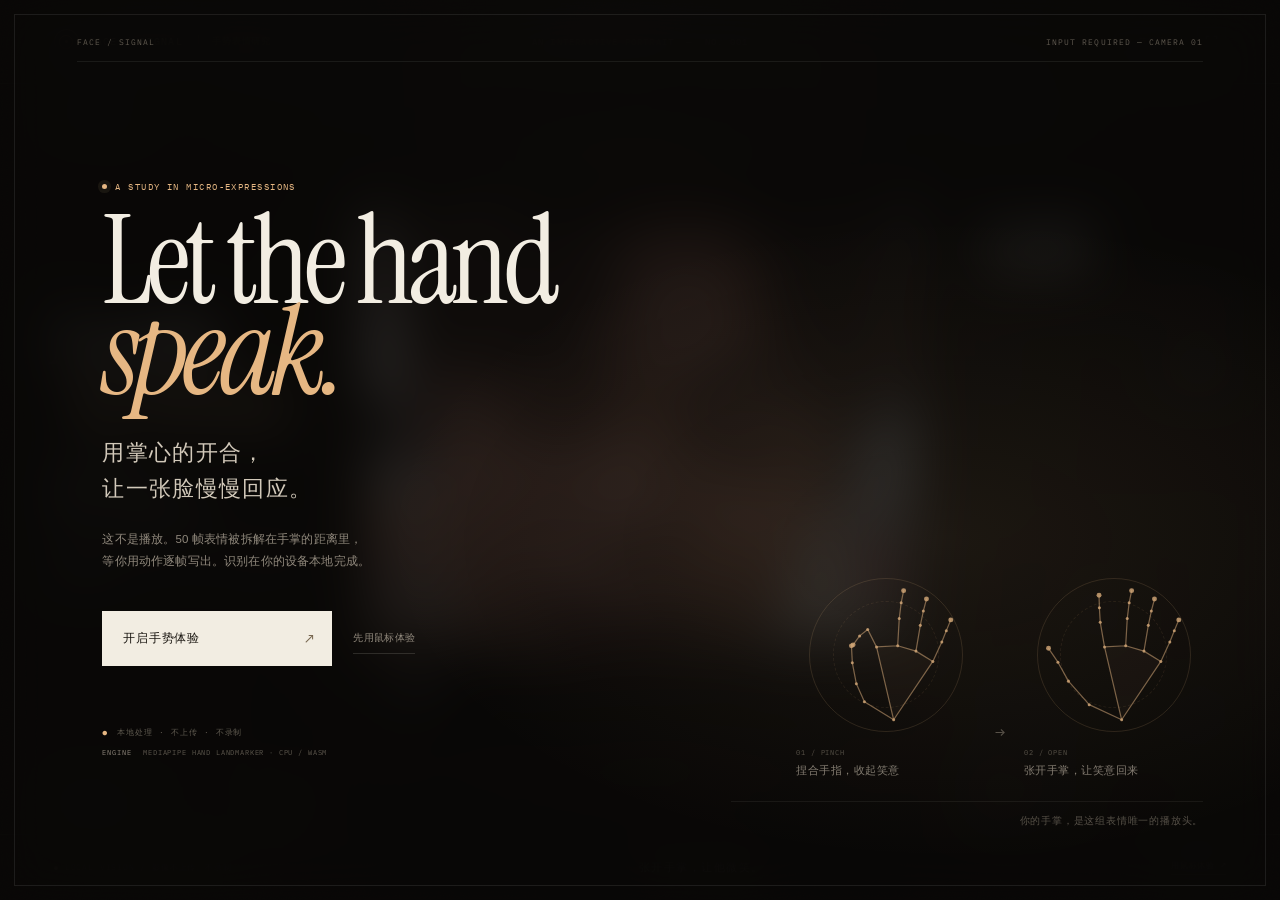
<file: index.html>
<!doctype html>
<html lang="zh-CN">
<head>
  <meta charset="utf-8" />
  <meta name="viewport" content="width=device-width, initial-scale=1, viewport-fit=cover" />
  <meta name="theme-color" content="#0b0a08" />
  <title>Face / Signal — 用手改写一张脸</title>
  <meta name="description" content="一个由手势实时驱动的脸部表情研究。张开手掌，他微笑；捏合手指，他收起笑意。" />
  <link rel="icon" href="data:image/svg+xml,%3Csvg xmlns='http://www.w3.org/2000/svg' viewBox='0 0 64 64'%3E%3Crect width='64' height='64' rx='32' fill='%230b0a08'/%3E%3Ccircle cx='32' cy='32' r='14' fill='none' stroke='%23e5b889' stroke-width='1.5'/%3E%3Ccircle cx='32' cy='32' r='3' fill='%23e5b889'/%3E%3C/svg%3E" />
  <link rel="preload" href="assets/fonts/InstrumentSerif-Regular.ttf" as="font" type="font/ttf" crossorigin />
  <link rel="preload" href="assets/fonts/InstrumentSerif-Italic.ttf" as="font" type="font/ttf" crossorigin />
  <link rel="preload" href="assets/fonts/IBMPlexMono-Regular.ttf" as="font" type="font/ttf" crossorigin />
  <link rel="stylesheet" href="styles.css?v=frames-50-3" />
</head>
<body>
  <div class="scene" aria-hidden="true">
    <div class="scene__grid"></div>
    <div class="scene__halo"></div>
    <div class="scene__flare"></div>
    <div class="scene__grain"></div>
  </div>

  <header class="topbar">
    <a class="brand" href="./" aria-label="Face Signal 首页">
      <span class="brand__mark"><i></i></span>
      <span class="brand__name">FACE / SIGNAL</span>
      <span class="brand__sub">手势表情研究</span>
    </a>

    <p class="topbar__title">AN INTERACTIVE PORTRAIT <span>—</span> NO. 001</p>

    <div class="topbar__tools">
      <div class="status-chip" id="topStatus" data-tone="idle">
        <span class="status-chip__dot"></span>
        <span id="topStatusText">等待手势</span>
      </div>
      <button class="icon-button" id="fullscreenBtn" type="button" aria-label="进入全屏" title="全屏">
        <svg viewBox="0 0 20 20" aria-hidden="true">
          <path d="M7 3H3v4M13 3h4v4M17 13v4h-4M3 13v4h4" fill="none" stroke="currentColor" stroke-width="1.25" />
        </svg>
      </button>
    </div>
  </header>

  <main class="experience">
    <aside class="intro-copy">
      <div class="eyebrow">
        <span class="eyebrow__index">01</span>
        <span>THE SUBJECT</span>
        <span class="eyebrow__line"></span>
      </div>

      <div class="intro-copy__main">
        <h1 class="display">
          <span>A smile,</span>
          <em>by hand.</em>
        </h1>
        <p class="intro-copy__zh">用手的开合，<br />重写一张脸的语言。</p>
        <p class="intro-copy__note">没有播放键。这里的每一帧，都由你掌心的距离实时生成。</p>
      </div>

      <div class="intro-copy__foot">
        <div class="meta-line"><span>MOTION STUDY</span><span>50 FRAMES</span></div>
        <div class="meta-line"><span>REAL-TIME / LOCAL</span><span>2026</span></div>
      </div>
    </aside>

    <section class="stage" id="stage" aria-label="手势控制的男人表情动画">
      <div class="stage__aura" aria-hidden="true"></div>

      <div class="portrait" id="portrait">
        <canvas id="portraitCanvas" width="960" height="960" aria-label="画面中的男子，表情会随手掌张开程度实时变化"></canvas>
        <div class="portrait__frame" aria-hidden="true"></div>
        <div class="portrait__hud portrait__hud--top">
          <span class="hud-live"><i></i> <span id="hudMode">PORTRAIT STUDY</span></span>
          <span id="frameCounter">FRAME 01 / 50</span>
        </div>
        <div class="portrait__hud portrait__hud--bottom">
          <div class="portrait__expression">
            <span class="portrait__state" id="portraitState">SMILE</span>
            <span class="portrait__state-cn" id="portraitStateCn">笑意正浓</span>
          </div>
          <div class="portrait__open">
            <span id="portraitPercent">100</span><small>% OPEN</small>
          </div>
        </div>
        <div class="register" aria-hidden="true">
          <span class="register__tl"></span><span class="register__tr"></span>
          <span class="register__bl"></span><span class="register__br"></span>
        </div>
      </div>

      <div class="stage__footer">
        <span class="stage__caption">HAND OPENNESS <i>→</i> EXPRESSION TIMELINE</span>
        <div class="frame-ruler" id="frameRuler" aria-hidden="true"></div>
        <span class="stage__hint" id="stageHint"><i></i> SHOW YOUR HAND</span>
      </div>
    </section>

    <aside class="readout">
      <div class="eyebrow">
        <span class="eyebrow__index">02</span>
        <span>YOUR HAND</span>
        <span class="eyebrow__line"></span>
      </div>

      <div class="readout__meter">
        <div class="readout__value">
          <span id="opennessValue">100</span><sup>%</sup>
          <span class="readout__label">OPENNESS</span>
        </div>
        <div class="open-scale" aria-hidden="true">
          <div class="open-scale__track">
            <span class="open-scale__fill" id="openFill"></span>
            <span class="open-scale__marker" id="openMarker"></span>
          </div>
          <div class="open-scale__labels"><span>PINCHED</span><span>OPEN</span></div>
        </div>
        <p class="readout__state"><span>EXPRESSION</span><strong id="expressionText">A SMILE</strong></p>
      </div>

      <div class="camera-card" id="cameraCard" data-state="off">
        <div class="camera-card__screen">
          <video id="webcam" playsinline muted autoplay></video>
          <canvas id="handCanvas" width="304" height="228" aria-hidden="true"></canvas>
          <div class="camera-card__idle">
            <span class="camera-card__reticle"><i></i></span>
            <span id="cameraIdleText">CAMERA OFFLINE</span>
          </div>
          <div class="camera-card__prompt">
            <span class="camera-card__prompt-hand" aria-hidden="true">
              <svg viewBox="0 0 256 256">
                <path d="M188 88a27.75 27.75 0 0 0-12 2.71V60a28 28 0 0 0-41.36-24.6A28 28 0 0 0 80 44v6.71A27.75 27.75 0 0 0 68 48a28 28 0 0 0-28 28v76a88 88 0 0 0 176 0v-36a28 28 0 0 0-28-28m12 64a72 72 0 0 1-144 0V76a12 12 0 0 1 24 0v44a8 8 0 0 0 16 0V44a12 12 0 0 1 24 0v68a8 8 0 0 0 16 0V60a12 12 0 0 1 24 0v68.67A48.08 48.08 0 0 0 120 176a8 8 0 0 0 16 0a32 32 0 0 1 32-32a8 8 0 0 0 8-8v-20a12 12 0 0 1 24 0Z" fill="currentColor" />
              </svg>
            </span>
            <p>先把整只手掌放进画面</p>
            <small>手掌面向镜头 · 保持约一臂距离<br />锁定后再慢慢捏合</small>
          </div>
          <div class="camera-card__corners" aria-hidden="true"><i></i><i></i><i></i><i></i></div>
          <div class="camera-card__badge"><i></i><span id="cameraBadge">STANDBY</span></div>
        </div>
        <div class="camera-card__meta">
          <span>MEDIAPIPE HANDS</span>
          <span id="trackerStats">STANDBY</span>
        </div>
        <p class="camera-card__error" id="cameraError" hidden></p>
        <button class="camera-card__fallback" id="cameraFallbackBtn" type="button" hidden>手部识别不可用？改用鼠标控制 →</button>
      </div>

      <div class="gesture-guide">
        <div class="gesture-guide__item">
          <svg viewBox="0 0 256 256" aria-hidden="true">
            <path d="M200 80h-16V64a32 32 0 0 0-56-21.13a32 32 0 0 0-55.79 17.55A32 32 0 0 0 24 88v40a104 104 0 0 0 208 0v-16a32 32 0 0 0-32-32m-48-32a16 16 0 0 1 16 16v16h-32V64a16 16 0 0 1 16-16M88 64a16 16 0 0 1 32 0v40a16 16 0 0 1-32 0ZM40 88a16 16 0 0 1 32 0v16a16 16 0 0 1-32 0Zm176 40a88 88 0 0 1-175.92 3.75A31.93 31.93 0 0 0 80 125.13a31.93 31.93 0 0 0 44.58 3.35a32.2 32.2 0 0 0 11.8 11.44A47.88 47.88 0 0 0 120 176a8 8 0 0 0 16 0a32 32 0 0 1 32-32a8 8 0 0 0 0-16h-16a16 16 0 0 1-16-16V96h64a16 16 0 0 1 16 16Z" fill="currentColor" />
          </svg>
          <p><b>捏合</b><span>表情变严肃</span></p>
          <span class="gesture-guide__key">0%</span>
        </div>
        <div class="gesture-guide__item">
          <svg viewBox="0 0 256 256" aria-hidden="true">
            <path d="M188 88a27.75 27.75 0 0 0-12 2.71V60a28 28 0 0 0-41.36-24.6A28 28 0 0 0 80 44v6.71A27.75 27.75 0 0 0 68 48a28 28 0 0 0-28 28v76a88 88 0 0 0 176 0v-36a28 28 0 0 0-28-28m12 64a72 72 0 0 1-144 0V76a12 12 0 0 1 24 0v44a8 8 0 0 0 16 0V44a12 12 0 0 1 24 0v68a8 8 0 0 0 16 0V60a12 12 0 0 1 24 0v68.67A48.08 48.08 0 0 0 120 176a8 8 0 0 0 16 0a32 32 0 0 1 32-32a8 8 0 0 0 8-8v-20a12 12 0 0 1 24 0Z" fill="currentColor" />
          </svg>
          <p><b>张开</b><span>笑意回来</span></p>
          <span class="gesture-guide__key">100%</span>
        </div>
      </div>
    </aside>
  </main>

  <footer class="footer">
    <p class="footer__privacy"><i></i> LOCAL VISION / 影像不上传、不录制</p>
    <p class="footer__instruction" id="footerInstruction">张开手掌，让他微笑。</p>
    <button class="text-button" id="pointerModeBtn" type="button">用鼠标体验 <span>↗</span></button>
  </footer>

  <div class="gate" id="gate" role="dialog" aria-modal="true" aria-labelledby="gateTitle">
    <div class="gate__top">
      <span>FACE / SIGNAL</span>
      <span>INPUT REQUIRED — CAMERA 01</span>
    </div>

    <div class="gate__content">
      <p class="gate__kicker"><i></i> A STUDY IN MICRO-EXPRESSIONS</p>
      <h2 id="gateTitle">Let the hand<br /><em>speak.</em></h2>
      <p class="gate__zh">用掌心的开合，<br />让一张脸慢慢回应。</p>
      <p class="gate__desc">这不是播放。50 帧表情被拆解在手掌的距离里，<br />等你用动作逐帧写出。识别在你的设备本地完成。</p>

      <div class="gate__actions">
        <button class="button button--primary" id="startBtn" type="button">
          <span class="button__idle">开启手势体验</span>
          <span class="button__loading"><i class="spinner"></i> 正在接住你的手…</span>
          <span class="button__arrow">↗</span>
        </button>
        <button class="button button--quiet" id="skipBtn" type="button">先用鼠标体验</button>
      </div>
      <p class="gate__message" id="gateMessage" role="status"></p>
      <p class="gate__privacy"><span>●</span> 本地处理 · 不上传 · 不录制</p>
      <p class="gate__engine"><span>ENGINE</span> MEDIAPIPE HAND LANDMARKER · CPU / WASM</p>
      <p class="gate__webgl-warning" id="webglWarning" hidden>当前浏览器没有可用的 WebGL，MediaPipe 无法读取摄像头画面。请开启浏览器图形加速，或改用 Safari。</p>
    </div>

    <div class="gate__diagram" aria-hidden="true">
      <div class="diagram">
        <div class="diagram__half">
          <div class="diagram__figure">
            <span class="diagram__orbit"></span>
            <svg class="diagram__hand" data-hand-pose="closed" viewBox="0 0 160 160" aria-hidden="true"></svg>
          </div>
          <p><span>01 / PINCH</span>捏合手指，收起笑意</p>
        </div>
        <div class="diagram__arrow">→</div>
        <div class="diagram__half diagram__half--open">
          <div class="diagram__figure">
            <span class="diagram__orbit"></span>
            <svg class="diagram__hand" data-hand-pose="open" viewBox="0 0 160 160" aria-hidden="true"></svg>
          </div>
          <p><span>02 / OPEN</span>张开手掌，让笑意回来</p>
        </div>
      </div>
      <p class="diagram__note">你的手掌，是这组表情唯一的播放头。</p>
    </div>
  </div>

  <div class="toast" id="toast" role="status" aria-live="polite"></div>

  <script type="module" src="app.js?v=frames-50-3"></script>
</body>
</html>
</file>
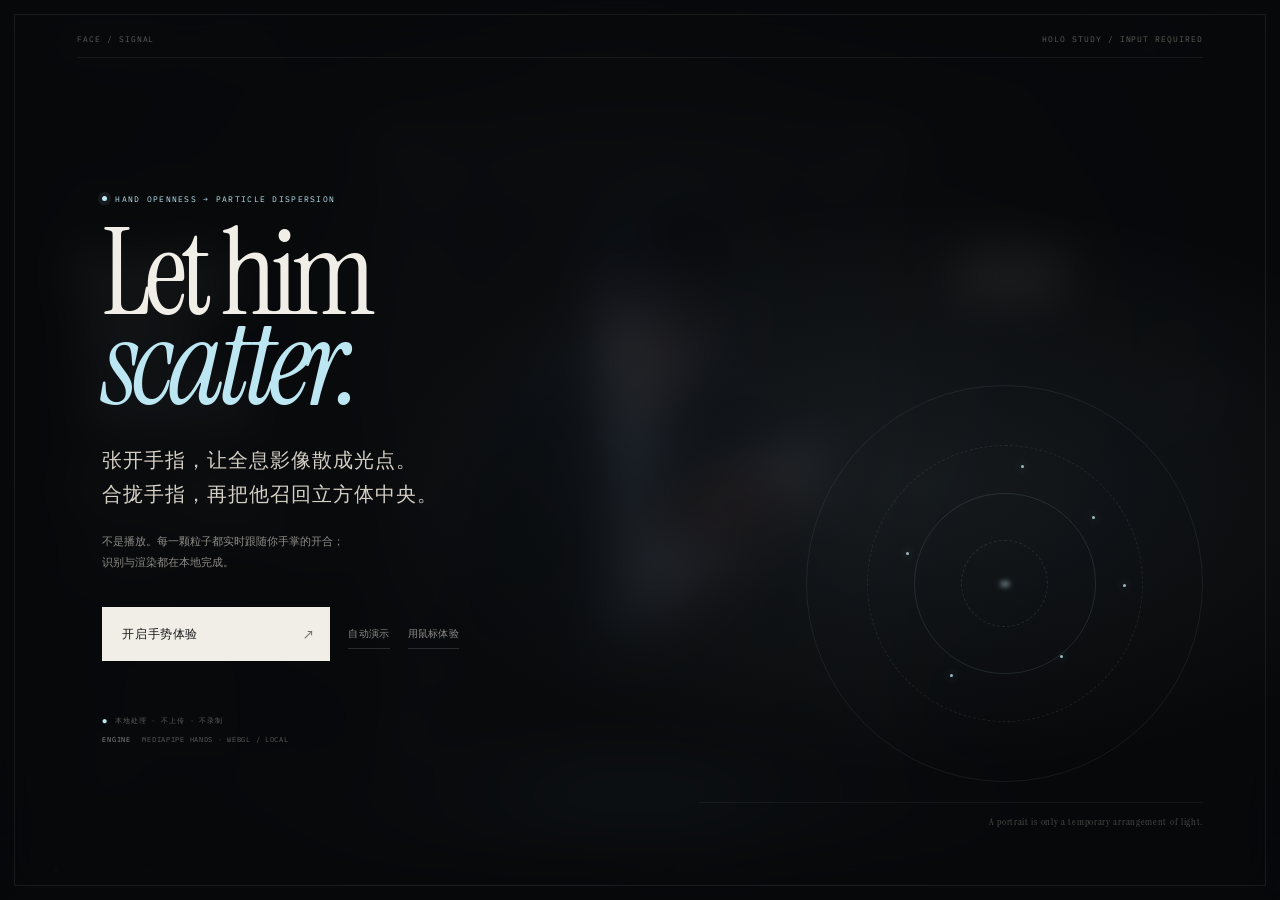
<file: holo/index.html>
<!doctype html>
<html lang="zh-CN">
<head>
  <meta charset="utf-8" />
  <meta name="viewport" content="width=device-width, initial-scale=1, viewport-fit=cover" />
  <meta name="theme-color" content="#08090b" />
  <title>Face / Signal — Holo Dispersion</title>
  <meta name="description" content="一个用手掌开合驱动的全息粒子研究：张开手指，人物在立方体中散开；合拢手指，他重新凝聚。" />
  <link rel="icon" href="data:image/svg+xml,%3Csvg xmlns='http://www.w3.org/2000/svg' viewBox='0 0 64 64'%3E%3Crect width='64' height='64' rx='32' fill='%2308090b'/%3E%3Crect x='18' y='18' width='28' height='28' fill='none' stroke='%23b9e4f1' stroke-width='1.4'/%3E%3Ccircle cx='18' cy='18' r='2' fill='%23f4f0e8'/%3E%3Ccircle cx='46' cy='46' r='2' fill='%23f4f0e8'/%3E%3C/svg%3E" />
  <link rel="preload" href="../assets/fonts/InstrumentSerif-Regular.ttf" as="font" type="font/ttf" crossorigin />
  <link rel="preload" href="../assets/fonts/InstrumentSerif-Italic.ttf" as="font" type="font/ttf" crossorigin />
  <link rel="preload" href="../assets/fonts/IBMPlexMono-Regular.ttf" as="font" type="font/ttf" crossorigin />
  <link rel="stylesheet" href="styles.css" />
</head>
<body>
  <div class="ambient" aria-hidden="true">
    <div class="ambient__glow"></div>
    <div class="ambient__grid"></div>
    <div class="ambient__grain"></div>
  </div>

  <canvas id="stage" aria-label="三维全息人物，张开手指时散开，合拢时复原"></canvas>

  <header class="topbar">
    <a class="brand" href="../index.html" aria-label="返回 Face Signal">
      <span class="brand__mark"><i></i></span>
      <span class="brand__name">FACE / SIGNAL</span>
      <span class="brand__sub">全息粒子实验室</span>
    </a>
    <p class="topbar__title">HOLOGRAPHIC DISPERSION <span>—</span> STUDY 003</p>
    <div class="topbar__tools">
      <div class="status-chip" id="statusChip" data-tone="idle">
        <span class="status-chip__dot"></span>
        <span id="statusText">等待手势</span>
      </div>
      <button class="icon-button" id="fullscreenBtn" type="button" aria-label="进入全屏" title="全屏">
        <svg viewBox="0 0 20 20" aria-hidden="true">
          <path d="M7 3H3v4M13 3h4v4M17 13v4h-4M3 13v4h4" fill="none" stroke="currentColor" stroke-width="1.25" />
        </svg>
      </button>
    </div>
  </header>

  <aside class="intro">
    <div class="eyebrow">
      <span class="eyebrow__index">03</span>
      <span>THE SUBJECT / PARTICLES</span>
      <i></i>
    </div>
    <h1>Scatter,<br /><em>then return.</em></h1>
    <p class="intro__zh">张开手指，让他散开。<br />合上手指，把他重新凝聚。</p>
    <p class="intro__note">一个由 13,000 颗粒子构成的全息人像。没有播放键，只有你手指之间的开合。</p>
  </aside>

  <aside class="readout">
    <div class="eyebrow eyebrow--right">
      <span class="eyebrow__index">04</span>
      <span>DISPERSION</span>
      <i></i>
    </div>
    <div class="readout__value"><span id="dispersionValue">000</span><sup>%</sup></div>
    <div class="meter"><span id="meterFill"></span><i id="meterMarker"></i></div>
    <div class="meter__labels"><span>CLOSED / 复原</span><span>OPEN / 散开</span></div>
    <div class="readout__state">
      <span>STATE</span>
      <strong id="stateText">INTACT</strong>
    </div>
  </aside>

  <div class="stage-label">
    <span class="stage-label__live"><i></i> HOLOGRAM / SUBJECT 02</span>
    <span class="stage-label__hint" id="stageHint">SPREAD YOUR HAND</span>
  </div>

  <div class="camera-card" id="cameraCard" data-state="off">
    <div class="camera-card__screen">
      <video id="webcam" playsinline muted autoplay></video>
      <canvas id="handCanvas" width="320" height="240" aria-hidden="true"></canvas>
      <div class="camera-card__idle">
        <span class="reticle"><i></i></span>
        <span id="cameraIdleText">CAMERA OFFLINE</span>
      </div>
      <div class="camera-card__corners" aria-hidden="true"><i></i><i></i><i></i><i></i></div>
      <div class="camera-card__badge"><i></i><span id="cameraBadge">STANDBY</span></div>
    </div>
    <div class="camera-card__meta">
      <span>HAND TRACKING</span>
      <span id="cameraMode">LOCAL / NO UPLOAD</span>
    </div>
  </div>

  <div class="stage-instructions">
    <div class="gesture-step">
      <svg viewBox="0 0 28 28" aria-hidden="true">
        <path d="M14 24V14M9 24V16M19 24V16M4 24V19M24 24V19M14 14l-3-4M14 14l3-4" fill="none" stroke="currentColor" stroke-width="1.2" stroke-linecap="round" />
      </svg>
      <span><b>张开手指</b> → 散开</span>
    </div>
    <div class="gesture-step">
      <svg viewBox="0 0 28 28" aria-hidden="true">
        <path d="M14 24V13M8 24V15M20 24V15M3 24V19M25 24V19" fill="none" stroke="currentColor" stroke-width="1.2" stroke-linecap="round" />
      </svg>
      <span><b>合拢手指</b> → 复原</span>
    </div>
  </div>

  <footer class="footer">
    <p><i></i> LOCAL VISION / 影像不上传、不录制</p>
    <p class="footer__mode" id="footerMode">READY / WAITING FOR HAND</p>
    <button class="text-button" id="demoModeBtn" type="button">自动演示 <span>↗</span></button>
  </footer>

  <div class="gate" id="gate" role="dialog" aria-modal="true" aria-labelledby="gateTitle">
    <div class="gate__top">
      <span>FACE / SIGNAL</span>
      <span>HOLO STUDY / INPUT REQUIRED</span>
    </div>
    <div class="gate__content">
      <p class="gate__kicker"><i></i> HAND OPENNESS → PARTICLE DISPERSION</p>
      <h2 id="gateTitle">Let him<br /><em>scatter.</em></h2>
      <p class="gate__zh">张开手指，让全息影像散成光点。<br />合拢手指，再把他召回立方体中央。</p>
      <p class="gate__desc">不是播放。每一颗粒子都实时跟随你手掌的开合；<br />识别与渲染都在本地完成。</p>
      <div class="gate__actions">
        <button class="button button--primary" id="startBtn" type="button">
          <span class="button__idle">开启手势体验</span>
          <span class="button__loading"><i class="spinner"></i> 正在接住你的手…</span>
          <span class="button__arrow">↗</span>
        </button>
        <button class="button button--quiet" id="autoBtn" type="button">自动演示</button>
        <button class="button button--quiet" id="pointerBtn" type="button">用鼠标体验</button>
      </div>
      <p class="gate__message" id="gateMessage" role="status"></p>
      <p class="gate__privacy"><span>●</span> 本地处理 · 不上传 · 不录制</p>
      <p class="gate__engine"><span>ENGINE</span> MEDIAPIPE HANDS · WEBGL / LOCAL</p>
    </div>
    <div class="gate__diagram" aria-hidden="true">
      <div class="gate__orb">
        <span class="gate__orb-ring gate__orb-ring--one"></span>
        <span class="gate__orb-ring gate__orb-ring--two"></span>
        <span class="gate__orb-core"></span>
        <span class="gate__dust gate__dust--1"></span>
        <span class="gate__dust gate__dust--2"></span>
        <span class="gate__dust gate__dust--3"></span>
        <span class="gate__dust gate__dust--4"></span>
        <span class="gate__dust gate__dust--5"></span>
        <span class="gate__dust gate__dust--6"></span>
      </div>
      <p class="gate__diagram-note">A portrait is only a temporary arrangement of light.</p>
    </div>
  </div>

  <div class="toast" id="toast" role="status" aria-live="polite"></div>

  <script type="module" src="app.js"></script>
</body>
</html>
</file>
<file: styles.css>
@font-face {
  font-family: "Instrument Serif";
  src: url("assets/fonts/InstrumentSerif-Regular.ttf") format("truetype");
  font-style: normal;
  font-weight: 400;
  font-display: swap;
}

@font-face {
  font-family: "Instrument Serif";
  src: url("assets/fonts/InstrumentSerif-Italic.ttf") format("truetype");
  font-style: italic;
  font-weight: 400;
  font-display: swap;
}

@font-face {
  font-family: "IBM Plex Mono";
  src: url("assets/fonts/IBMPlexMono-Regular.ttf") format("truetype");
  font-style: normal;
  font-weight: 400;
  font-display: swap;
}

@font-face {
  font-family: "IBM Plex Mono";
  src: url("assets/fonts/IBMPlexMono-Medium.ttf") format("truetype");
  font-style: normal;
  font-weight: 500;
  font-display: swap;
}

:root {
  --bg: #0b0a08;
  --ink: #f2ede2;
  --ink-soft: #d2c9ba;
  --muted: #91897d;
  --faint: #5f594f;
  --line: rgba(242, 237, 226, 0.14);
  --line-soft: rgba(242, 237, 226, 0.075);
  --accent: #e6b783;
  --accent-rgb: 230, 183, 131;
  --glow-rgb: 226, 167, 105;
  --p: 1;
  --portrait-size: min(43vw, 64vh);
  --serif: "Instrument Serif", "Songti SC", "STSong", "Times New Roman", serif;
  --sans: "Helvetica Neue", "PingFang SC", "Hiragino Sans GB", "Microsoft YaHei", Arial, sans-serif;
  --mono: "IBM Plex Mono", "SFMono-Regular", Menlo, Consolas, monospace;
  --ease-out: cubic-bezier(0.16, 1, 0.3, 1);
}

* {
  box-sizing: border-box;
}

[hidden] {
  display: none !important;
}

html {
  background: var(--bg);
  color-scheme: dark;
}

body {
  position: relative;
  width: 100%;
  min-height: 100svh;
  margin: 0;
  overflow: hidden;
  background: var(--bg);
  color: var(--ink);
  font-family: var(--sans);
  -webkit-font-smoothing: antialiased;
  text-rendering: optimizeLegibility;
}

body::before {
  position: fixed;
  z-index: 60;
  inset: 14px;
  border: 1px solid rgba(242, 237, 226, 0.075);
  pointer-events: none;
  content: "";
}

button,
a {
  -webkit-tap-highlight-color: transparent;
}

button {
  color: inherit;
  font: inherit;
}

button:focus-visible,
a:focus-visible {
  outline: 1px solid var(--accent);
  outline-offset: 4px;
}

::selection {
  background: rgba(var(--accent-rgb), 0.28);
  color: var(--ink);
}

/* Ambient scene ---------------------------------------------------------- */

.scene {
  position: fixed;
  z-index: 0;
  inset: 0;
  overflow: hidden;
  pointer-events: none;
}

.scene__grid {
  position: absolute;
  inset: 0;
  background-image:
    linear-gradient(to right, var(--line-soft) 1px, transparent 1px),
    linear-gradient(to bottom, var(--line-soft) 1px, transparent 1px);
  background-size: 8.333vw 8.333vw;
  mask-image: radial-gradient(ellipse at center, rgba(0, 0, 0, 0.5), transparent 72%);
  opacity: 0.38;
}

.scene__halo {
  position: absolute;
  top: 46%;
  left: 50%;
  width: min(100vw, 1000px);
  height: min(100vw, 1000px);
  border-radius: 50%;
  background: radial-gradient(circle, rgba(var(--glow-rgb), 0.23) 0%, rgba(var(--glow-rgb), 0.065) 32%, transparent 66%);
  filter: blur(26px);
  opacity: calc(0.2 + var(--p) * 0.64);
  transform: translate(-50%, -50%) scale(calc(0.84 + var(--p) * 0.14));
  transition: opacity 160ms linear;
}

.scene__flare {
  position: absolute;
  top: -36vh;
  left: 50%;
  width: 92vw;
  height: 65vh;
  border-radius: 50%;
  background: radial-gradient(ellipse at center, rgba(255, 244, 221, 0.045), transparent 67%);
  filter: blur(30px);
  transform: translateX(-50%);
}

.scene__grain {
  position: absolute;
  inset: -50%;
  background-image: url("data:image/svg+xml,%3Csvg xmlns='http://www.w3.org/2000/svg' width='180' height='180'%3E%3Cfilter id='n'%3E%3CfeTurbulence type='fractalNoise' baseFrequency='.88' numOctaves='3' stitchTiles='stitch'/%3E%3C/filter%3E%3Crect width='100%25' height='100%25' filter='url(%23n)' opacity='.62'/%3E%3C/svg%3E");
  opacity: 0.055;
  mix-blend-mode: soft-light;
  animation: grain 0.7s steps(2) infinite;
}

@keyframes grain {
  0% { transform: translate(0, 0); }
  25% { transform: translate(-2%, 1%); }
  50% { transform: translate(1%, -2%); }
  75% { transform: translate(2%, 2%); }
  100% { transform: translate(-1%, -1%); }
}

/* Shared type ----------------------------------------------------------- */

.eyebrow {
  display: flex;
  align-items: center;
  gap: 9px;
  color: var(--muted);
  font-family: var(--mono);
  font-size: 8.5px;
  letter-spacing: 0.15em;
  line-height: 1;
  text-transform: uppercase;
}

.eyebrow__index {
  color: var(--accent);
  font-size: 9px;
}

.eyebrow__line {
  flex: 1;
  height: 1px;
  margin-left: 3px;
  background: var(--line-soft);
}

/* Top bar --------------------------------------------------------------- */

.topbar {
  position: relative;
  z-index: 20;
  display: grid;
  grid-template-columns: 1fr auto 1fr;
  align-items: center;
  height: 84px;
  padding: 0 clamp(28px, 4.2vw, 66px);
  border-bottom: 1px solid var(--line-soft);
}

.brand {
  display: flex;
  align-items: center;
  gap: 10px;
  width: fit-content;
  color: var(--ink);
  text-decoration: none;
}

.brand__mark {
  position: relative;
  display: grid;
  width: 25px;
  height: 25px;
  border: 1px solid rgba(242, 237, 226, 0.34);
  border-radius: 50%;
  place-items: center;
}

.brand__mark::before {
  width: 12px;
  height: 12px;
  border: 1px solid rgba(var(--accent-rgb), 0.7);
  border-radius: 50%;
  content: "";
}

.brand__mark i {
  position: absolute;
  width: 3px;
  height: 3px;
  border-radius: 50%;
  background: var(--accent);
}

.brand__name {
  font-family: var(--mono);
  font-size: 9.5px;
  letter-spacing: 0.13em;
}

.brand__sub {
  margin-left: 5px;
  padding-left: 13px;
  border-left: 1px solid var(--line);
  color: var(--muted);
  font-size: 9px;
  letter-spacing: 0.1em;
}

.topbar__title {
  margin: 0;
  color: var(--muted);
  font-family: var(--mono);
  font-size: 8.5px;
  letter-spacing: 0.14em;
  white-space: nowrap;
}

.topbar__title span {
  padding: 0 6px;
  color: var(--faint);
}

.topbar__tools {
  display: flex;
  align-items: center;
  justify-self: end;
  gap: 10px;
}

.status-chip {
  display: flex;
  align-items: center;
  gap: 8px;
  height: 29px;
  padding: 0 12px;
  border: 1px solid var(--line-soft);
  border-radius: 99px;
  color: var(--muted);
  font-family: var(--mono);
  font-size: 8px;
  letter-spacing: 0.11em;
  text-transform: uppercase;
  transition: color 300ms, border-color 300ms;
}

.status-chip__dot {
  width: 5px;
  height: 5px;
  border-radius: 50%;
  background: var(--faint);
  transition: background 300ms, box-shadow 300ms;
}

.status-chip[data-tone="active"] {
  border-color: rgba(var(--accent-rgb), 0.32);
  color: var(--ink-soft);
}

.status-chip[data-tone="active"] .status-chip__dot {
  background: var(--accent);
  box-shadow: 0 0 0 4px rgba(var(--accent-rgb), 0.09);
  animation: breathe 2.4s ease-in-out infinite;
}

.status-chip[data-tone="demo"] .status-chip__dot {
  background: #9db6bd;
  box-shadow: 0 0 0 4px rgba(157, 182, 189, 0.08);
}

.status-chip[data-tone="error"] .status-chip__dot {
  background: #c47d6f;
}

.icon-button {
  display: grid;
  width: 29px;
  height: 29px;
  padding: 0;
  border: 1px solid var(--line-soft);
  background: transparent;
  cursor: pointer;
  place-items: center;
  transition: border-color 200ms, background 200ms;
}

.icon-button svg {
  width: 15px;
  height: 15px;
  color: var(--muted);
  transition: color 200ms;
}

.icon-button:hover {
  border-color: var(--line);
  background: rgba(242, 237, 226, 0.035);
}

.icon-button:hover svg {
  color: var(--ink);
}

/* Main three-part composition ------------------------------------------ */

.experience {
  position: relative;
  z-index: 10;
  display: grid;
  grid-template-columns: minmax(0, 1fr) var(--portrait-size) minmax(0, 1fr);
  align-items: stretch;
  gap: clamp(28px, 4.4vw, 78px);
  height: calc(100svh - 150px);
  padding: clamp(24px, 3.2vh, 44px) clamp(28px, 4.2vw, 66px) 0;
}

.intro-copy,
.readout {
  display: flex;
  min-width: 0;
  flex-direction: column;
}

.intro-copy {
  padding-bottom: clamp(18px, 2.2vh, 30px);
}

.intro-copy__main {
  max-width: 390px;
  margin: auto 0;
  padding: 4vh 0;
}

.display {
  margin: 0 0 28px;
  font-family: var(--serif);
  font-size: clamp(56px, 6vw, 96px);
  font-weight: 400;
  letter-spacing: -0.035em;
  line-height: 0.82;
}

.display span {
  display: block;
  margin-left: -0.045em;
}

.display em {
  display: block;
  margin-left: 0.24em;
  color: var(--accent);
  font-weight: 400;
}

.intro-copy__zh {
  margin: 0;
  color: var(--ink-soft);
  font-family: "Songti SC", "STSong", "Noto Serif SC", var(--serif);
  font-size: clamp(16px, 1.45vw, 20px);
  letter-spacing: 0.03em;
  line-height: 1.75;
}

.intro-copy__note {
  max-width: 280px;
  margin: 18px 0 0;
  color: var(--muted);
  font-size: 11.5px;
  font-weight: 300;
  letter-spacing: 0.02em;
  line-height: 1.8;
}

.intro-copy__foot {
  padding-top: 13px;
  border-top: 1px solid var(--line-soft);
}

.meta-line {
  display: flex;
  justify-content: space-between;
  color: var(--faint);
  font-family: var(--mono);
  font-size: 7.5px;
  letter-spacing: 0.13em;
  line-height: 2;
  text-transform: uppercase;
}

.meta-line + .meta-line {
  color: var(--muted);
}

/* Center portrait ------------------------------------------------------- */

body.pointer-mode .stage {
  cursor: ew-resize;
}

.stage {
  position: relative;
  display: flex;
  min-width: 0;
  flex-direction: column;
  align-items: center;
  justify-content: center;
  gap: clamp(13px, 1.8vh, 21px);
}

.stage__aura {
  position: absolute;
  top: 50%;
  left: 50%;
  width: 116%;
  height: 116%;
  border-radius: 50%;
  background:
    radial-gradient(circle at 48% 42%, rgba(var(--glow-rgb), 0.105), transparent 53%),
    radial-gradient(circle at 50% 50%, transparent 53%, rgba(0, 0, 0, 0.24) 74%);
  filter: blur(13px);
  opacity: calc(0.26 + var(--p) * 0.58);
  pointer-events: none;
  transform: translate(-50%, -50%);
}

.portrait {
  position: relative;
  z-index: 1;
  width: var(--portrait-size);
  aspect-ratio: 1;
  overflow: hidden;
  flex: none;
  background: #13110e;
  box-shadow:
    0 32px 85px rgba(0, 0, 0, 0.55),
    0 0 0 1px rgba(242, 237, 226, 0.11),
    0 0 calc(20px + var(--p) * 52px) rgba(var(--glow-rgb), calc(0.03 + var(--p) * 0.07));
  isolation: isolate;
  transform: translateY(calc((1 - var(--p)) * 4px)) scale(calc(0.994 + var(--p) * 0.006));
  transition: box-shadow 250ms linear;
}

.portrait::before {
  position: absolute;
  z-index: 2;
  inset: 0;
  background:
    linear-gradient(to bottom, rgba(4, 4, 3, 0.28), transparent 19%, transparent 66%, rgba(4, 4, 3, 0.28)),
    radial-gradient(ellipse at center, transparent 50%, rgba(4, 4, 3, 0.21) 100%);
  content: "";
  pointer-events: none;
}

.portrait::after {
  position: absolute;
  z-index: 4;
  inset: 0;
  border: 1px solid rgba(255, 255, 255, 0.055);
  content: "";
  pointer-events: none;
}

#portraitCanvas {
  display: block;
  width: 100%;
  height: 100%;
  filter: contrast(1.015) saturate(0.96);
}

.portrait__frame {
  position: absolute;
  z-index: 5;
  inset: 11px;
  border: 1px solid rgba(255, 255, 255, 0.115);
  pointer-events: none;
}

.portrait__hud {
  position: absolute;
  z-index: 6;
  right: 0;
  left: 0;
  display: flex;
  align-items: center;
  justify-content: space-between;
  color: rgba(255, 248, 237, 0.74);
  font-family: var(--mono);
  font-size: 8px;
  letter-spacing: 0.13em;
  pointer-events: none;
  text-transform: uppercase;
  text-shadow: 0 1px 12px rgba(0, 0, 0, 0.8);
}

.portrait__hud--top {
  top: 0;
  padding: 23px 24px;
}

.hud-live {
  display: flex;
  align-items: center;
  gap: 7px;
}

.hud-live i {
  width: 4px;
  height: 4px;
  border-radius: 50%;
  background: var(--accent);
  box-shadow: 0 0 0 3px rgba(var(--accent-rgb), 0.12);
  animation: breathe 2.6s ease-in-out infinite;
}

.portrait__hud--bottom {
  bottom: 0;
  align-items: flex-end;
  padding: 86px 24px 21px;
  background: linear-gradient(to bottom, transparent 0%, rgba(5, 5, 4, 0.2) 26%, rgba(5, 5, 4, 0.9) 54%, #050504 76%);
}

.portrait__expression {
  display: flex;
  flex-direction: column;
  gap: 3px;
}

.portrait__state {
  color: var(--ink);
  font-family: var(--serif);
  font-size: clamp(24px, 2.1vw, 34px);
  letter-spacing: -0.015em;
  line-height: 1;
  text-shadow: 0 2px 18px rgba(0, 0, 0, 0.55);
  transition: opacity 200ms;
}

.portrait__state-cn {
  color: rgba(255, 248, 237, 0.62);
  font-family: var(--sans);
  font-size: 9px;
  letter-spacing: 0.18em;
}

.portrait__open {
  display: flex;
  align-items: baseline;
  gap: 4px;
  color: rgba(255, 248, 237, 0.9);
  font-family: var(--mono);
  font-size: 12px;
  letter-spacing: 0.01em;
}

.portrait__open small {
  color: rgba(255, 248, 237, 0.48);
  font-size: 7px;
  letter-spacing: 0.1em;
}

.register {
  position: absolute;
  z-index: 6;
  inset: -7px;
  pointer-events: none;
}

.register span {
  position: absolute;
  width: 13px;
  height: 13px;
  border-color: rgba(242, 237, 226, 0.28);
  border-style: solid;
}

.register__tl {
  top: 0;
  left: 0;
  border-width: 1px 0 0 1px;
}

.register__tr {
  top: 0;
  right: 0;
  border-width: 1px 1px 0 0;
}

.register__bl {
  bottom: 0;
  left: 0;
  border-width: 0 0 1px 1px;
}

.register__br {
  right: 0;
  bottom: 0;
  border-width: 0 1px 1px 0;
}

.stage__footer {
  z-index: 1;
  display: grid;
  width: var(--portrait-size);
  grid-template-columns: 1fr auto 1fr;
  align-items: center;
  gap: 14px;
  color: var(--faint);
  font-family: var(--mono);
  font-size: 7px;
  letter-spacing: 0.1em;
  text-transform: uppercase;
}

.stage__caption {
  white-space: nowrap;
}

.stage__caption i {
  padding: 0 5px;
  color: var(--accent);
  font-style: normal;
}

.frame-ruler {
  display: flex;
  align-items: flex-end;
  justify-content: center;
  gap: 1px;
  height: 10px;
}

.frame-ruler span {
  display: block;
  width: 1px;
  height: 4px;
  background: rgba(242, 237, 226, 0.16);
  transition: background 90ms, height 90ms;
}

.frame-ruler span.is-on {
  height: 9px;
  background: var(--accent);
}

.stage__hint {
  display: flex;
  align-items: center;
  justify-self: end;
  gap: 6px;
  color: var(--muted);
  white-space: nowrap;
}

.stage__hint i {
  width: 4px;
  height: 4px;
  border: 1px solid var(--accent);
  border-radius: 50%;
}

.stage__hint.is-tracking i {
  background: var(--accent);
  box-shadow: 0 0 5px rgba(var(--accent-rgb), 0.65);
}

/* Right rail ------------------------------------------------------------ */

.readout {
  gap: 20px;
  padding-bottom: clamp(18px, 2.2vh, 30px);
}

.readout__meter {
  margin-top: clamp(28px, 8.3vh, 94px);
}

.readout__value {
  display: flex;
  align-items: flex-start;
  color: var(--ink);
  font-family: var(--mono);
  font-size: clamp(58px, 5.8vw, 84px);
  font-weight: 400;
  letter-spacing: -0.08em;
  line-height: 0.84;
}

.readout__value sup {
  margin: 5px 0 0 8px;
  color: var(--accent);
  font-size: 0.2em;
  letter-spacing: 0;
}

.readout__label {
  align-self: flex-end;
  margin: 0 0 7px 12px;
  color: var(--faint);
  font-family: var(--mono);
  font-size: 7.5px;
  letter-spacing: 0.14em;
}

.open-scale {
  margin-top: 21px;
}

.open-scale__track {
  position: relative;
  width: 100%;
  height: 2px;
  background: rgba(242, 237, 226, 0.12);
}

.open-scale__fill {
  position: absolute;
  top: 0;
  bottom: 0;
  left: 0;
  width: 100%;
  background: linear-gradient(90deg, rgba(var(--accent-rgb), 0.22), var(--accent));
  transform-origin: left;
}

.open-scale__marker {
  position: absolute;
  top: 50%;
  left: 100%;
  width: 7px;
  height: 7px;
  border: 1px solid var(--accent);
  border-radius: 50%;
  background: var(--bg);
  box-shadow: 0 0 0 4px rgba(var(--accent-rgb), 0.08), 0 0 14px rgba(var(--accent-rgb), 0.45);
  transform: translate(-50%, -50%);
}

.open-scale__labels {
  display: flex;
  justify-content: space-between;
  margin-top: 9px;
  color: var(--faint);
  font-family: var(--mono);
  font-size: 7px;
  letter-spacing: 0.12em;
}

.readout__state {
  display: flex;
  align-items: baseline;
  justify-content: space-between;
  margin: 21px 0 0;
  padding-top: 12px;
  border-top: 1px solid var(--line-soft);
  color: var(--faint);
  font-family: var(--mono);
  font-size: 7.5px;
  letter-spacing: 0.13em;
}

.readout__state strong {
  color: var(--ink-soft);
  font-family: var(--serif);
  font-size: clamp(19px, 1.7vw, 27px);
  font-weight: 400;
  letter-spacing: 0;
  transition: color 200ms;
}

.camera-card {
  margin-top: auto;
  padding: 7px;
  border: 1px solid var(--line-soft);
  background: rgba(242, 237, 226, 0.018);
}

.camera-card__screen {
  position: relative;
  aspect-ratio: 4 / 3;
  overflow: hidden;
  background:
    linear-gradient(rgba(242, 237, 226, 0.022) 1px, transparent 1px),
    linear-gradient(90deg, rgba(242, 237, 226, 0.022) 1px, transparent 1px),
    #0f0e0b;
  background-size: 22px 22px;
}

#webcam,
#handCanvas {
  position: absolute;
  inset: 0;
  width: 100%;
  height: 100%;
}

#webcam {
  object-fit: cover;
  opacity: 0;
  transform: scaleX(-1);
  transition: opacity 500ms;
}

#handCanvas {
  z-index: 2;
}

.camera-card[data-state="live"] #webcam {
  opacity: 0.72;
}

.camera-card[data-state="live"] #handCanvas {
  filter: drop-shadow(0 0 3px rgba(var(--accent-rgb), 0.22));
}

.camera-card[data-state="demo"] #webcam {
  opacity: 0;
}

.camera-card__idle {
  position: absolute;
  z-index: 3;
  inset: 0;
  display: flex;
  flex-direction: column;
  align-items: center;
  justify-content: center;
  gap: 13px;
  color: var(--faint);
  font-family: var(--mono);
  font-size: 7px;
  letter-spacing: 0.14em;
  background: rgba(11, 10, 8, 0.35);
  transition: opacity 400ms;
}

.camera-card[data-state="live"] .camera-card__idle,
.camera-card[data-state="demo"] .camera-card__idle {
  opacity: 0;
  pointer-events: none;
}

.camera-card__reticle {
  position: relative;
  display: grid;
  width: 36px;
  height: 36px;
  border: 1px solid rgba(var(--accent-rgb), 0.4);
  border-radius: 50%;
  place-items: center;
}

.camera-card__reticle::before,
.camera-card__reticle::after {
  position: absolute;
  background: rgba(var(--accent-rgb), 0.28);
  content: "";
}

.camera-card__reticle::before {
  width: 48px;
  height: 1px;
}

.camera-card__reticle::after {
  width: 1px;
  height: 48px;
}

.camera-card__reticle i {
  width: 5px;
  height: 5px;
  border-radius: 50%;
  background: var(--accent);
  box-shadow: 0 0 10px rgba(var(--accent-rgb), 0.65);
}

.camera-card__prompt {
  position: absolute;
  z-index: 3;
  inset: 17px 18px 27px;
  display: flex;
  flex-direction: column;
  align-items: center;
  justify-content: center;
  gap: 7px;
  border: 1px dashed rgba(var(--accent-rgb), 0.3);
  background: rgba(8, 7, 5, 0.38);
  backdrop-filter: blur(2px);
  -webkit-backdrop-filter: blur(2px);
  color: rgba(255, 248, 237, 0.82);
  font-family: var(--mono);
  opacity: 0;
  pointer-events: none;
  text-align: center;
  transition: opacity 350ms var(--ease-out);
}

.camera-card[data-state="live"][data-tracking="false"] .camera-card__prompt {
  opacity: 1;
}

.camera-card__prompt-hand {
  display: block;
  width: 25px;
  height: 25px;
  margin-bottom: 1px;
  color: var(--accent);
  opacity: 0.85;
}

.camera-card__prompt-hand svg {
  display: block;
  width: 100%;
  height: 100%;
}

.camera-card__prompt p {
  margin: 0;
  font-family: "Songti SC", "STSong", var(--serif);
  font-size: 12px;
  letter-spacing: 0.08em;
}

.camera-card__prompt small {
  color: var(--muted);
  font-family: var(--sans);
  font-size: 8px;
  letter-spacing: 0.05em;
}

.camera-card__corners {
  position: absolute;
  z-index: 4;
  inset: 8px;
  pointer-events: none;
}

.camera-card__corners i {
  position: absolute;
  width: 8px;
  height: 8px;
  border-color: rgba(242, 237, 226, 0.26);
  border-style: solid;
}

.camera-card__corners i:nth-child(1) {
  top: 0;
  left: 0;
  border-width: 1px 0 0 1px;
}

.camera-card__corners i:nth-child(2) {
  top: 0;
  right: 0;
  border-width: 1px 1px 0 0;
}

.camera-card__corners i:nth-child(3) {
  bottom: 0;
  left: 0;
  border-width: 0 0 1px 1px;
}

.camera-card__corners i:nth-child(4) {
  right: 0;
  bottom: 0;
  border-width: 0 1px 1px 0;
}

.camera-card__badge {
  position: absolute;
  z-index: 5;
  bottom: 10px;
  left: 11px;
  display: flex;
  align-items: center;
  gap: 5px;
  color: rgba(255, 248, 237, 0.62);
  font-family: var(--mono);
  font-size: 6.5px;
  letter-spacing: 0.12em;
}

.camera-card__badge i {
  width: 3px;
  height: 3px;
  border-radius: 50%;
  background: var(--faint);
}

.camera-card[data-state="live"] .camera-card__badge i {
  background: var(--accent);
}

.camera-card[data-state="demo"] .camera-card__badge i {
  background: #9db6bd;
}

.camera-card__meta {
  display: flex;
  justify-content: space-between;
  padding: 8px 2px 2px;
  color: var(--faint);
  font-family: var(--mono);
  font-size: 6.5px;
  letter-spacing: 0.12em;
}

.camera-card__meta span:last-child {
  color: var(--muted);
}

.camera-card__fallback {
  display: block;
  width: 100%;
  margin: 9px 0 1px;
  padding: 7px 2px;
  border: 0;
  border-top: 1px solid var(--line-soft);
  background: transparent;
  color: var(--muted);
  font-family: var(--mono);
  font-size: 7px;
  letter-spacing: 0.05em;
  text-align: left;
  cursor: pointer;
  transition: color 200ms;
}

.camera-card__fallback:hover {
  color: var(--ink);
}

.camera-card__error {
  margin: 8px 2px 1px;
  color: #cd9283;
  font-family: var(--mono);
  font-size: 7.5px;
  letter-spacing: 0.01em;
  line-height: 1.55;
  overflow-wrap: anywhere;
}

.gesture-guide {
  display: grid;
  gap: 8px;
  padding-top: 13px;
  border-top: 1px solid var(--line-soft);
}

.gesture-guide__item {
  display: grid;
  grid-template-columns: 22px 1fr auto;
  align-items: center;
  gap: 9px;
}

.gesture-guide__item svg {
  width: 20px;
  height: 20px;
  color: var(--accent);
  opacity: 0.78;
}

.gesture-guide__item p {
  display: flex;
  align-items: baseline;
  gap: 8px;
  margin: 0;
}

.gesture-guide__item b {
  color: var(--ink-soft);
  font-size: 10px;
  font-weight: 400;
  letter-spacing: 0.03em;
}

.gesture-guide__item span {
  color: var(--faint);
  font-size: 9px;
  letter-spacing: 0.02em;
}

.gesture-guide__key {
  font-family: var(--mono);
  font-size: 7px;
  letter-spacing: 0.08em;
}

/* Footer ---------------------------------------------------------------- */

.footer {
  position: relative;
  z-index: 20;
  display: flex;
  align-items: center;
  justify-content: space-between;
  height: 66px;
  padding: 0 clamp(28px, 4.2vw, 66px);
  border-top: 1px solid var(--line-soft);
  color: var(--faint);
  font-family: var(--mono);
  font-size: 7.5px;
  letter-spacing: 0.11em;
  text-transform: uppercase;
}

.footer p {
  margin: 0;
}

.footer__privacy {
  display: flex;
  align-items: center;
  gap: 7px;
}

.footer__privacy i {
  width: 4px;
  height: 4px;
  border-radius: 50%;
  background: var(--accent);
  opacity: 0.7;
}

.footer__instruction {
  color: var(--muted);
  font-family: "Songti SC", "STSong", var(--serif);
  font-size: 11px;
  letter-spacing: 0.14em;
  text-transform: none;
}

.text-button {
  padding: 0 0 3px;
  border: 0;
  border-bottom: 1px solid var(--line);
  background: transparent;
  color: var(--muted);
  font-family: var(--mono);
  font-size: 7.5px;
  letter-spacing: 0.1em;
  cursor: pointer;
  transition: color 200ms, border-color 200ms;
}

.text-button span {
  color: var(--accent);
}

.text-button:hover {
  border-color: var(--accent);
  color: var(--ink);
}

/* Permission gate ------------------------------------------------------- */

.gate {
  position: fixed;
  z-index: 100;
  inset: 0;
  display: grid;
  grid-template-columns: minmax(0, 1.1fr) minmax(340px, 0.9fr);
  align-items: center;
  gap: 6vw;
  overflow: hidden;
  padding: 92px clamp(28px, 6vw, 96px) 54px;
  background:
    radial-gradient(ellipse at 74% 60%, rgba(var(--accent-rgb), 0.085), transparent 42%),
    rgba(9, 8, 7, 0.84);
  backdrop-filter: blur(26px) saturate(0.76);
  -webkit-backdrop-filter: blur(26px) saturate(0.76);
  overflow-y: auto;
  opacity: 1;
  visibility: visible;
  transition:
    opacity 700ms var(--ease-out),
    visibility 0s linear 700ms;
}

.gate::after {
  position: absolute;
  z-index: -1;
  inset: 14px;
  border: 1px solid rgba(242, 237, 226, 0.085);
  content: "";
  pointer-events: none;
}

body.is-entered .gate {
  opacity: 0;
  visibility: hidden;
  pointer-events: none;
}

.gate__top {
  position: absolute;
  top: 37px;
  right: clamp(28px, 6vw, 96px);
  left: clamp(28px, 6vw, 96px);
  display: flex;
  justify-content: space-between;
  padding-bottom: 14px;
  border-bottom: 1px solid var(--line-soft);
  color: var(--faint);
  font-family: var(--mono);
  font-size: 8px;
  letter-spacing: 0.13em;
}

.gate__content {
  max-width: 670px;
  padding-left: clamp(0px, 2vw, 28px);
  transition: opacity 300ms, transform 600ms var(--ease-out);
}

body.is-starting .gate__content {
  opacity: 0.55;
  transform: translateY(8px);
}

.gate__kicker {
  display: flex;
  align-items: center;
  gap: 8px;
  margin: 0 0 24px;
  color: var(--accent);
  font-family: var(--mono);
  font-size: 8.5px;
  letter-spacing: 0.17em;
}

.gate__kicker i {
  width: 5px;
  height: 5px;
  border-radius: 50%;
  background: var(--accent);
  box-shadow: 0 0 0 4px rgba(var(--accent-rgb), 0.08);
}

.gate h2 {
  margin: 0;
  font-family: var(--serif);
  font-size: clamp(84px, 9.6vw, 156px);
  font-weight: 400;
  letter-spacing: -0.05em;
  line-height: 0.74;
}

.gate h2 em {
  color: var(--accent);
  font-weight: 400;
}

.gate__zh {
  margin: 37px 0 0;
  color: var(--ink-soft);
  font-family: "Songti SC", "STSong", "Noto Serif SC", var(--serif);
  font-size: clamp(18px, 1.7vw, 24px);
  letter-spacing: 0.06em;
  line-height: 1.65;
}

.gate__desc {
  margin: 22px 0 0;
  color: var(--muted);
  font-size: 11.5px;
  font-weight: 300;
  letter-spacing: 0.015em;
  line-height: 1.9;
}

.gate__actions {
  display: flex;
  align-items: center;
  gap: 21px;
  margin-top: 38px;
}

.button {
  position: relative;
  border: 0;
  cursor: pointer;
}

.button--primary {
  display: flex;
  align-items: center;
  justify-content: space-between;
  width: 230px;
  height: 55px;
  padding: 0 18px 0 21px;
  background: var(--ink);
  color: #17130e;
  font-size: 12px;
  letter-spacing: 0.06em;
  text-align: left;
  transition: background 200ms, transform 300ms var(--ease-out);
}

.button--primary:hover {
  background: #fffaf0;
  transform: translateY(-1px);
}

.button__arrow {
  color: #76654e;
  font-family: var(--mono);
  font-size: 15px;
  transition: transform 300ms var(--ease-out);
}

.button--primary:hover .button__arrow {
  transform: translate(2px, -2px);
}

.button__loading {
  display: none;
  align-items: center;
  gap: 9px;
}

.button.is-loading .button__idle,
.button.is-loading .button__arrow {
  display: none;
}

.button.is-loading .button__loading {
  display: flex;
}

.button.is-loading {
  pointer-events: none;
  background: #d5cbbd;
}

.spinner {
  display: inline-block;
  width: 12px;
  height: 12px;
  border: 1px solid rgba(23, 19, 14, 0.25);
  border-top-color: #17130e;
  border-radius: 50%;
  animation: spin 0.9s linear infinite;
}

@keyframes spin {
  to { transform: rotate(360deg); }
}

.button--quiet {
  padding: 8px 0;
  border-bottom: 1px solid var(--line);
  background: transparent;
  color: var(--muted);
  font-size: 10px;
  letter-spacing: 0.03em;
  transition: color 200ms, border-color 200ms;
}

.button--quiet:hover {
  border-color: var(--accent);
  color: var(--ink-soft);
}

.button--quiet:disabled {
  cursor: default;
  opacity: 0.4;
}

.gate__message {
  min-height: 16px;
  margin: 15px 0 0;
  color: #c78d7e;
  font-size: 10px;
  letter-spacing: 0.02em;
  line-height: 1.5;
}

.gate__message[data-tone="muted"] {
  color: var(--muted);
}

.gate__privacy {
  margin: 30px 0 0;
  color: var(--faint);
  font-family: var(--mono);
  font-size: 7.5px;
  letter-spacing: 0.13em;
}

.gate__privacy span {
  margin-right: 3px;
  color: var(--accent);
}

.gate__engine {
  margin: 10px 0 0;
  color: var(--faint);
  font-family: var(--mono);
  font-size: 7px;
  letter-spacing: 0.12em;
}

.gate__engine span {
  margin-right: 7px;
  color: var(--muted);
}

.gate__webgl-warning {
  max-width: 470px;
  margin: 13px 0 0;
  padding: 9px 11px;
  border: 1px solid rgba(205, 146, 131, 0.28);
  color: #d7a496;
  font-size: 10.5px;
  letter-spacing: 0.02em;
  line-height: 1.6;
}

.gate__diagram {
  align-self: end;
  justify-self: stretch;
  padding-bottom: 2vh;
  color: var(--ink-soft);
  opacity: 0.9;
}

.diagram {
  display: flex;
  align-items: flex-end;
  justify-content: flex-end;
  gap: clamp(12px, 1.5vw, 24px);
}

.diagram__half {
  width: min(14vw, 190px);
  color: var(--ink-soft);
}

.diagram__figure {
  position: relative;
  width: 100%;
  aspect-ratio: 1;
}

.diagram__figure svg {
  position: relative;
  z-index: 1;
  display: block;
  width: 100%;
  height: 100%;
  color: var(--accent);
  overflow: visible;
}

.diagram__orbit {
  position: absolute;
  inset: 7%;
  border: 1px solid rgba(var(--accent-rgb), 0.16);
  border-radius: 50%;
}

.diagram__orbit::after {
  position: absolute;
  inset: 15%;
  border: 1px dashed rgba(var(--accent-rgb), 0.1);
  border-radius: 50%;
  content: "";
}

.diagram__half p {
  margin: 3px 0 0;
  color: var(--muted);
  font-family: "Songti SC", "STSong", var(--serif);
  font-size: 11px;
  letter-spacing: 0.04em;
  line-height: 1.6;
}

.diagram__half p span {
  display: block;
  margin-bottom: 4px;
  color: var(--faint);
  font-family: var(--mono);
  font-size: 7px;
  letter-spacing: 0.12em;
}

.diagram__arrow {
  padding-bottom: 37px;
  color: var(--faint);
  font-family: var(--mono);
  font-size: 17px;
}

.diagram__note {
  margin: 21px 0 0;
  padding-top: 12px;
  border-top: 1px solid var(--line-soft);
  color: var(--faint);
  font-family: "Songti SC", "STSong", var(--serif);
  font-size: 10px;
  letter-spacing: 0.08em;
  text-align: right;
}

body.is-starting .gate__diagram {
  opacity: 0.35;
  transition: opacity 300ms;
}

/* Toast ---------------------------------------------------------------- */

.toast {
  position: fixed;
  z-index: 200;
  bottom: 82px;
  left: 50%;
  max-width: min(88vw, 470px);
  padding: 11px 17px;
  border: 1px solid var(--line);
  background: rgba(15, 13, 10, 0.94);
  color: var(--ink-soft);
  font-size: 11px;
  letter-spacing: 0.02em;
  line-height: 1.5;
  opacity: 0;
  pointer-events: none;
  transform: translate(-50%, 8px);
  transition: opacity 300ms, transform 300ms var(--ease-out);
}

.toast.is-visible {
  opacity: 1;
  transform: translate(-50%, 0);
}

@keyframes breathe {
  0%, 100% { opacity: 0.55; }
  50% { opacity: 1; }
}

/* Responsive ------------------------------------------------------------ */

@media (max-width: 1120px) {
  :root {
    --portrait-size: min(44vw, 61vh);
  }

  .topbar__title {
    display: none;
  }

  .topbar {
    grid-template-columns: 1fr auto;
  }

  .display {
    font-size: clamp(52px, 6.3vw, 74px);
  }

  .experience {
    gap: clamp(22px, 3.5vw, 44px);
  }

  .readout__value {
    font-size: clamp(52px, 6.5vw, 70px);
  }

  .intro-copy__main {
    max-width: 320px;
  }

  .gate {
    grid-template-columns: 1fr 300px;
    gap: 5vw;
  }

  .diagram {
    gap: 12px;
  }

  .diagram__arrow {
    display: none;
  }
}

@media (max-width: 1020px) {
  body {
    overflow-x: hidden;
    overflow-y: auto;
  }

  body::before {
    inset: 8px;
  }

  .topbar {
    height: 66px;
    padding: 0 22px;
  }

  .brand__sub,
  .status-chip {
    display: none;
  }

  .experience {
    display: flex;
    height: auto;
    flex-direction: column;
    gap: 28px;
    padding: 24px 22px 0;
  }

  .intro-copy {
    padding: 0;
  }

  .intro-copy .eyebrow {
    display: none;
  }

  .intro-copy__main {
    max-width: none;
    padding: 0;
  }

  .display {
    display: flex;
    align-items: baseline;
    flex-wrap: wrap;
    gap: 0 0.24em;
    margin-bottom: 12px;
    font-size: clamp(43px, 9.6vw, 62px);
    line-height: 0.92;
  }

  .display span,
  .display em {
    display: inline-block;
    margin-left: 0;
  }

  .intro-copy__zh {
    display: inline;
    color: var(--muted);
    font-size: 12.5px;
    letter-spacing: 0.04em;
  }

  .intro-copy__note,
  .intro-copy__foot {
    display: none;
  }

  .stage {
    gap: 12px;
  }

  .stage__aura {
    width: 100%;
    height: 100%;
  }

  :root {
    --portrait-size: min(86vw, 56vh);
  }

  .portrait__hud--top {
    padding: 16px 17px;
  }

  .portrait__hud--bottom {
    padding: 56px 17px 15px;
  }

  .portrait__frame {
    inset: 8px;
  }

  .portrait__state {
    font-size: 25px;
  }

  .stage__footer {
    width: var(--portrait-size);
    grid-template-columns: 1fr auto;
  }

  .stage__caption {
    font-size: 6.5px;
  }

  .frame-ruler {
    display: none;
  }

  .stage__hint {
    font-size: 6.5px;
  }

  .readout {
    display: grid;
    grid-template-columns: 1fr minmax(140px, 0.8fr);
    gap: 20px 25px;
    padding: 0;
  }

  .readout > .eyebrow {
    grid-column: 1 / -1;
    display: none;
  }

  .readout__meter {
    margin-top: 0;
  }

  .readout__value {
    font-size: 55px;
  }

  .readout__label {
    font-size: 6.5px;
  }

  .readout__state {
    margin-top: 14px;
  }

  .readout__state strong {
    font-size: 20px;
  }

  .camera-card {
    margin-top: 0;
    align-self: start;
  }

  .camera-card__screen {
    aspect-ratio: 4 / 3;
  }

  .gesture-guide {
    display: none;
  }

  .footer {
    height: 84px;
    margin-top: 8px;
    padding: 0 22px;
    flex-wrap: wrap;
    gap: 8px;
    align-content: center;
  }

  .footer__instruction {
    order: -1;
    width: 100%;
    font-size: 10px;
  }

  .footer__privacy {
    font-size: 6.5px;
  }

  .text-button {
    font-size: 6.5px;
  }

  .gate {
    display: block;
    overflow-y: auto;
    padding: 92px 26px 45px;
  }

  .gate__top {
    top: 30px;
    right: 26px;
    left: 26px;
  }

  .gate__top span:last-child {
    display: none;
  }

  .gate__content {
    max-width: 600px;
    padding: 0;
  }

  .gate h2 {
    font-size: clamp(58px, 16vw, 110px);
  }

  .gate__zh {
    margin-top: 28px;
    font-size: 19px;
  }

  .gate__desc {
    font-size: 11px;
  }

  .gate__diagram {
    display: none;
  }

  .gate__actions {
    flex-wrap: wrap;
    gap: 18px;
    margin-top: 30px;
  }

  .button--primary {
    width: 218px;
  }

  .gate__privacy {
    margin-top: 23px;
  }
}

@media (max-width: 560px) {
  .brand__name {
    font-size: 8px;
  }

  .topbar__tools {
    gap: 7px;
  }

  .intro-copy__zh {
    display: block;
    margin-top: 5px;
    font-size: 11.5px;
    line-height: 1.6;
  }

  .intro-copy__zh br {
    display: none;
  }

  .readout {
    grid-template-columns: 1fr 130px;
    gap: 16px;
  }

  .readout__value {
    font-size: 48px;
  }

  .open-scale {
    margin-top: 16px;
  }

  .readout__state {
    padding-top: 9px;
  }

  .readout__state span {
    display: none;
  }

  .camera-card {
    padding: 5px;
  }

  .camera-card__meta {
    font-size: 5.5px;
  }

  .footer__privacy {
    display: none;
  }

  .footer {
    justify-content: space-between;
  }

  .footer__instruction {
    width: auto;
    font-size: 9px;
  }

  .gate__top {
    font-size: 7px;
  }

  .gate .button--primary {
    width: 100%;
  }

  .gate__actions {
    align-items: stretch;
  }

  .button--quiet {
    width: fit-content;
  }

  .gate__desc br {
    display: none;
  }

  .gate__privacy {
    font-size: 6.5px;
  }

  .toast {
    bottom: 98px;
    font-size: 10px;
  }
}

@media (max-height: 760px) and (min-width: 1021px) {
  :root {
    --portrait-size: min(42vw, 59vh);
  }

  .topbar {
    height: 68px;
  }

  .footer {
    height: 54px;
  }

  .experience {
    height: calc(100svh - 122px);
    padding-top: 20px;
  }

  .intro-copy__main {
    padding: 2vh 0;
  }

  .display {
    margin-bottom: 20px;
    font-size: clamp(52px, 5.4vw, 76px);
  }

  .intro-copy__note {
    margin-top: 12px;
    font-size: 10.5px;
  }

  .readout {
    gap: 13px;
  }

  .readout__meter {
    margin-top: 3vh;
  }

  .readout__value {
    font-size: clamp(50px, 5vw, 66px);
  }

  .camera-card__screen {
    aspect-ratio: 16 / 9;
  }

  .gesture-guide {
    gap: 5px;
    padding-top: 10px;
  }

  .gate h2 {
    font-size: clamp(78px, 8.8vw, 120px);
  }

  .gate__zh {
    margin-top: 25px;
  }

  .gate__desc {
    margin-top: 15px;
  }

  .gate__actions {
    margin-top: 27px;
  }
}

@media (prefers-reduced-motion: reduce) {
  *,
  *::before,
  *::after {
    scroll-behavior: auto !important;
    animation-duration: 0.001ms !important;
    animation-iteration-count: 1 !important;
    transition-duration: 0.001ms !important;
  }
}
</file>
<file: holo/styles.css>
@font-face {
  font-family: "Instrument Serif";
  src: url("../assets/fonts/InstrumentSerif-Regular.ttf") format("truetype");
  font-style: normal;
  font-weight: 400;
  font-display: swap;
}
@font-face {
  font-family: "Instrument Serif";
  src: url("../assets/fonts/InstrumentSerif-Italic.ttf") format("truetype");
  font-style: italic;
  font-weight: 400;
  font-display: swap;
}
@font-face {
  font-family: "IBM Plex Mono";
  src: url("../assets/fonts/IBMPlexMono-Regular.ttf") format("truetype");
  font-style: normal;
  font-weight: 400;
  font-display: swap;
}

:root {
  --bg: #08090b;
  --ink: #f1eee7;
  --ink-soft: #d5d0c6;
  --muted: #8e8c87;
  --faint: #5e5d59;
  --line: rgba(241, 238, 231, 0.15);
  --line-soft: rgba(241, 238, 231, 0.07);
  --cool: #bce6f1;
  --cool-rgb: 188, 230, 241;
  --serif: "Instrument Serif", "Songti SC", "STSong", "Times New Roman", serif;
  --sans: "Helvetica Neue", "PingFang SC", "Hiragino Sans GB", Arial, sans-serif;
  --mono: "IBM Plex Mono", "SFMono-Regular", Menlo, monospace;
  --ease: cubic-bezier(0.16, 1, 0.3, 1);
}

* { box-sizing: border-box; }
[hidden] { display: none !important; }
html, body { height: 100%; }
body {
  margin: 0;
  overflow: hidden;
  background: var(--bg);
  color: var(--ink);
  font-family: var(--sans);
  -webkit-font-smoothing: antialiased;
  text-rendering: optimizeLegibility;
}
body::before {
  position: fixed;
  z-index: 40;
  inset: 14px;
  border: 1px solid rgba(241, 238, 231, 0.07);
  content: "";
  pointer-events: none;
}
button, a { -webkit-tap-highlight-color: transparent; }
button { color: inherit; font: inherit; }
button:focus-visible, a:focus-visible { outline: 1px solid var(--cool); outline-offset: 4px; }
::selection { background: rgba(var(--cool-rgb), 0.25); }

/* Atmosphere ------------------------------------------------------------ */
.ambient {
  position: fixed;
  z-index: 0;
  inset: 0;
  overflow: hidden;
  pointer-events: none;
  background:
    radial-gradient(ellipse at 50% 38%, #1b1c1e 0%, #0d0e10 44%, #050506 100%);
}
.ambient__glow {
  position: absolute;
  left: 50%;
  top: 45%;
  width: min(76vw, 980px);
  height: min(76vw, 980px);
  border-radius: 50%;
  background: radial-gradient(circle, rgba(183, 219, 230, 0.08), transparent 65%);
  filter: blur(40px);
  transform: translate(-50%, -50%);
}
.ambient__grid {
  position: absolute;
  inset: 0;
  background-image:
    linear-gradient(to right, rgba(241, 238, 231, 0.025) 1px, transparent 1px),
    linear-gradient(to bottom, rgba(241, 238, 231, 0.025) 1px, transparent 1px);
  background-size: 8.333vw 8.333vw;
  mask-image: radial-gradient(ellipse at 50% 46%, #000, transparent 70%);
  opacity: 0.55;
}
.ambient__grain {
  position: absolute;
  inset: -50%;
  background-image: url("data:image/svg+xml,%3Csvg xmlns='http://www.w3.org/2000/svg' width='180' height='180'%3E%3Cfilter id='n'%3E%3CfeTurbulence type='fractalNoise' baseFrequency='.9' numOctaves='3' stitchTiles='stitch'/%3E%3C/filter%3E%3Crect width='100%25' height='100%25' filter='url(%23n)' opacity='.55'/%3E%3C/svg%3E");
  opacity: 0.045;
  mix-blend-mode: soft-light;
  animation: grain 0.8s steps(2) infinite;
}
@keyframes grain {
  0% { transform: translate(0, 0); }
  25% { transform: translate(-1.5%, 1%); }
  50% { transform: translate(1%, -1.5%); }
  75% { transform: translate(1.5%, 1.5%); }
  100% { transform: translate(-1%, -1%); }
}

#stage {
  position: fixed;
  z-index: 1;
  inset: 0;
  display: block;
  width: 100%;
  height: 100%;
  touch-action: none;
}

/* Shared type ----------------------------------------------------------- */
.eyebrow {
  display: flex;
  align-items: center;
  gap: 9px;
  color: var(--muted);
  font-family: var(--mono);
  font-size: 8px;
  letter-spacing: 0.15em;
  line-height: 1;
  text-transform: uppercase;
}
.eyebrow__index { color: var(--cool); font-size: 9px; }
.eyebrow i { flex: 1; height: 1px; background: var(--line-soft); }
.eyebrow--right { flex-direction: row; }

/* Top bar --------------------------------------------------------------- */
.topbar {
  position: fixed;
  z-index: 20;
  top: 0;
  right: 0;
  left: 0;
  display: grid;
  grid-template-columns: 1fr auto 1fr;
  align-items: center;
  height: 82px;
  padding: 0 clamp(28px, 4.2vw, 64px);
  border-bottom: 1px solid var(--line-soft);
  background: linear-gradient(to bottom, rgba(8, 9, 11, 0.62), rgba(8, 9, 11, 0));
}
.brand { display: flex; align-items: center; gap: 10px; width: fit-content; color: var(--ink); text-decoration: none; }
.brand__mark {
  position: relative;
  display: grid;
  width: 25px;
  height: 25px;
  border: 1px solid rgba(241, 238, 231, 0.34);
  border-radius: 50%;
  place-items: center;
}
.brand__mark::before {
  width: 12px;
  height: 12px;
  border: 1px solid rgba(var(--cool-rgb), 0.7);
  border-radius: 50%;
  content: "";
}
.brand__mark i { position: absolute; width: 3px; height: 3px; border-radius: 50%; background: var(--cool); }
.brand__name { font-family: var(--mono); font-size: 9px; letter-spacing: 0.13em; }
.brand__sub {
  margin-left: 4px;
  padding-left: 13px;
  border-left: 1px solid var(--line);
  color: var(--muted);
  font-size: 9px;
  letter-spacing: 0.1em;
}
.topbar__title {
  margin: 0;
  color: var(--muted);
  font-family: var(--mono);
  font-size: 8px;
  letter-spacing: 0.14em;
  white-space: nowrap;
}
.topbar__title span { padding: 0 6px; color: var(--faint); }
.topbar__tools { display: flex; align-items: center; justify-self: end; gap: 10px; }
.status-chip {
  display: flex;
  align-items: center;
  gap: 8px;
  height: 29px;
  padding: 0 12px;
  border: 1px solid var(--line-soft);
  border-radius: 99px;
  color: var(--muted);
  font-family: var(--mono);
  font-size: 7.5px;
  letter-spacing: 0.1em;
  text-transform: uppercase;
}
.status-chip__dot { width: 5px; height: 5px; border-radius: 50%; background: var(--faint); }
.status-chip[data-tone="active"] { border-color: rgba(var(--cool-rgb), 0.3); color: var(--ink-soft); }
.status-chip[data-tone="active"] .status-chip__dot {
  background: var(--cool);
  box-shadow: 0 0 0 4px rgba(var(--cool-rgb), 0.09);
  animation: breathe 2.4s ease-in-out infinite;
}
.status-chip[data-tone="demo"] .status-chip__dot { background: #d8c8a7; }
.status-chip[data-tone="error"] .status-chip__dot { background: #ca8274; }
@keyframes breathe { 0%,100% { opacity: .5; } 50% { opacity: 1; } }
.icon-button {
  display: grid;
  width: 29px;
  height: 29px;
  padding: 0;
  border: 1px solid var(--line-soft);
  background: transparent;
  cursor: pointer;
  place-items: center;
}
.icon-button svg { width: 15px; height: 15px; color: var(--muted); }
.icon-button:hover { border-color: var(--line); }
.icon-button:hover svg { color: var(--ink); }

/* Editorial columns ----------------------------------------------------- */
.intro {
  position: fixed;
  z-index: 10;
  top: clamp(120px, 22vh, 210px);
  left: clamp(32px, 5.6vw, 86px);
  width: min(24vw, 340px);
}
.intro h1 {
  margin: 38px 0 26px;
  font-family: var(--serif);
  font-size: clamp(58px, 5.9vw, 92px);
  font-weight: 400;
  letter-spacing: -0.04em;
  line-height: 0.82;
}
.intro h1 em { display: block; margin-left: 0.18em; color: var(--cool); font-weight: 400; }
.intro__zh {
  margin: 0;
  color: var(--ink-soft);
  font-family: "Songti SC", "STSong", var(--serif);
  font-size: clamp(16px, 1.4vw, 19px);
  letter-spacing: 0.04em;
  line-height: 1.8;
}
.intro__note {
  max-width: 280px;
  margin: 18px 0 0;
  color: var(--muted);
  font-size: 11px;
  font-weight: 300;
  line-height: 1.8;
}

.readout {
  position: fixed;
  z-index: 10;
  top: clamp(120px, 22vh, 210px);
  right: clamp(32px, 5.6vw, 86px);
  width: min(20vw, 265px);
}
.readout__value {
  display: flex;
  align-items: flex-start;
  margin-top: 38px;
  font-family: var(--mono);
  font-size: clamp(58px, 5.6vw, 82px);
  letter-spacing: -0.09em;
  line-height: 0.84;
}
.readout__value sup { margin: 5px 0 0 7px; color: var(--cool); font-size: .19em; letter-spacing: 0; }
.meter {
  position: relative;
  width: 100%;
  height: 2px;
  margin-top: 24px;
  background: rgba(241, 238, 231, 0.13);
}
.meter span {
  position: absolute;
  top: 0;
  bottom: 0;
  left: 0;
  width: 100%;
  background: linear-gradient(90deg, rgba(var(--cool-rgb), .15), var(--cool));
  transform-origin: left;
  transform: scaleX(0);
}
.meter i {
  position: absolute;
  top: 50%;
  left: 0;
  width: 7px;
  height: 7px;
  border: 1px solid var(--cool);
  border-radius: 50%;
  background: var(--bg);
  box-shadow: 0 0 0 4px rgba(var(--cool-rgb), .07), 0 0 15px rgba(var(--cool-rgb), .4);
  transform: translate(-50%, -50%);
}
.meter__labels {
  display: flex;
  justify-content: space-between;
  margin-top: 10px;
  color: var(--faint);
  font-family: var(--mono);
  font-size: 6.5px;
  letter-spacing: .1em;
}
.readout__state {
  display: flex;
  align-items: baseline;
  justify-content: space-between;
  margin-top: 21px;
  padding-top: 12px;
  border-top: 1px solid var(--line-soft);
  color: var(--faint);
  font-family: var(--mono);
  font-size: 7px;
  letter-spacing: .12em;
}
.readout__state strong {
  color: var(--ink-soft);
  font-family: var(--serif);
  font-size: clamp(18px, 1.6vw, 24px);
  font-weight: 400;
  letter-spacing: 0;
}

/* Stage labels ---------------------------------------------------------- */
.stage-label {
  position: fixed;
  z-index: 10;
  top: calc(82px + clamp(28px, 5vh, 54px));
  right: 25%;
  left: 25%;
  display: flex;
  justify-content: space-between;
  color: var(--faint);
  font-family: var(--mono);
  font-size: 7px;
  letter-spacing: .13em;
  pointer-events: none;
}
.stage-label__live { display: flex; align-items: center; gap: 7px; }
.stage-label__live i { width: 4px; height: 4px; border-radius: 50%; background: var(--cool); box-shadow: 0 0 0 3px rgba(var(--cool-rgb), .1); }
.stage-label__hint { color: var(--muted); }

/* Camera panel ---------------------------------------------------------- */
.camera-card {
  position: fixed;
  z-index: 12;
  bottom: 96px;
  left: clamp(32px, 5.6vw, 86px);
  width: clamp(190px, 17vw, 236px);
  padding: 6px;
  border: 1px solid var(--line-soft);
  background: rgba(10, 11, 13, .56);
  backdrop-filter: blur(12px);
}
.camera-card__screen {
  position: relative;
  aspect-ratio: 4 / 3;
  overflow: hidden;
  background:
    linear-gradient(rgba(241,238,231,.025) 1px, transparent 1px),
    linear-gradient(90deg, rgba(241,238,231,.025) 1px, transparent 1px),
    #0e0f11;
  background-size: 20px 20px;
}
#webcam, #handCanvas { position: absolute; inset: 0; width: 100%; height: 100%; }
#webcam { object-fit: cover; opacity: 0; transform: scaleX(-1); transition: opacity .45s; }
#handCanvas { z-index: 2; }
.camera-card[data-state="live"] #webcam { opacity: .74; }
.camera-card__idle {
  position: absolute;
  z-index: 3;
  inset: 0;
  display: flex;
  flex-direction: column;
  align-items: center;
  justify-content: center;
  gap: 12px;
  background: rgba(8,9,11,.4);
  color: var(--faint);
  font-family: var(--mono);
  font-size: 6.5px;
  letter-spacing: .13em;
  transition: opacity .35s;
}
.camera-card[data-state="live"] .camera-card__idle { opacity: 0; pointer-events: none; }
.reticle {
  position: relative;
  display: grid;
  width: 30px;
  height: 30px;
  border: 1px solid rgba(var(--cool-rgb), .35);
  border-radius: 50%;
  place-items: center;
}
.reticle::before, .reticle::after { position: absolute; background: rgba(var(--cool-rgb), .25); content: ""; }
.reticle::before { width: 42px; height: 1px; }
.reticle::after { width: 1px; height: 42px; }
.reticle i { width: 4px; height: 4px; border-radius: 50%; background: var(--cool); box-shadow: 0 0 9px rgba(var(--cool-rgb), .7); }
.camera-card__corners { position: absolute; z-index: 4; inset: 7px; pointer-events: none; }
.camera-card__corners i { position: absolute; width: 7px; height: 7px; border-color: rgba(241,238,231,.25); border-style: solid; }
.camera-card__corners i:nth-child(1) { top: 0; left: 0; border-width: 1px 0 0 1px; }
.camera-card__corners i:nth-child(2) { top: 0; right: 0; border-width: 1px 1px 0 0; }
.camera-card__corners i:nth-child(3) { bottom: 0; left: 0; border-width: 0 0 1px 1px; }
.camera-card__corners i:nth-child(4) { bottom: 0; right: 0; border-width: 0 1px 1px 0; }
.camera-card__badge {
  position: absolute;
  z-index: 5;
  bottom: 9px;
  left: 10px;
  display: flex;
  align-items: center;
  gap: 5px;
  color: rgba(241, 238, 231, .6);
  font-family: var(--mono);
  font-size: 6px;
  letter-spacing: .12em;
}
.camera-card__badge i { width: 3px; height: 3px; border-radius: 50%; background: var(--faint); }
.camera-card[data-state="live"] .camera-card__badge i { background: var(--cool); }
.camera-card__meta {
  display: flex;
  justify-content: space-between;
  padding: 7px 2px 1px;
  color: var(--faint);
  font-family: var(--mono);
  font-size: 6px;
  letter-spacing: .1em;
}
.camera-card__meta span:last-child { color: var(--muted); }

/* Instructions + footer ------------------------------------------------- */
.stage-instructions {
  position: fixed;
  z-index: 10;
  bottom: 102px;
  left: 50%;
  display: flex;
  gap: 28px;
  transform: translateX(-50%);
  color: var(--faint);
  font-family: var(--mono);
  font-size: 7px;
  letter-spacing: .06em;
  pointer-events: none;
}
.gesture-step { display: flex; align-items: center; gap: 8px; }
.gesture-step svg { width: 19px; height: 19px; color: var(--cool); opacity: .7; }
.gesture-step b { color: var(--ink-soft); font-weight: 400; }
.footer {
  position: fixed;
  z-index: 20;
  right: 0;
  bottom: 0;
  left: 0;
  display: flex;
  align-items: center;
  justify-content: space-between;
  height: 62px;
  padding: 0 clamp(28px, 4.2vw, 64px);
  border-top: 1px solid var(--line-soft);
  background: linear-gradient(to top, rgba(8,9,11,.7), rgba(8,9,11,0));
  color: var(--faint);
  font-family: var(--mono);
  font-size: 7px;
  letter-spacing: .1em;
  text-transform: uppercase;
}
.footer p { margin: 0; }
.footer p:first-child { display: flex; align-items: center; gap: 7px; }
.footer p:first-child i { width: 4px; height: 4px; border-radius: 50%; background: var(--cool); opacity: .7; }
.footer__mode { color: var(--muted); }
.text-button {
  padding: 0 0 3px;
  border: 0;
  border-bottom: 1px solid var(--line);
  background: transparent;
  color: var(--muted);
  font-family: var(--mono);
  font-size: 7px;
  letter-spacing: .1em;
  cursor: pointer;
}
.text-button span { color: var(--cool); }
.text-button:hover { border-color: var(--cool); color: var(--ink); }

/* Gate ------------------------------------------------------------------ */
.gate {
  position: fixed;
  z-index: 100;
  inset: 0;
  display: grid;
  grid-template-columns: minmax(0, 1.05fr) minmax(320px, .95fr);
  align-items: center;
  gap: 5vw;
  overflow: hidden;
  padding: 92px clamp(28px, 6vw, 96px) 54px;
  background:
    radial-gradient(ellipse at 72% 54%, rgba(var(--cool-rgb), .075), transparent 42%),
    rgba(8, 9, 11, .84);
  backdrop-filter: blur(23px) saturate(.75);
  -webkit-backdrop-filter: blur(23px) saturate(.75);
  transition: opacity .7s var(--ease), visibility 0s linear .7s;
}
.gate::after { position: absolute; z-index: -1; inset: 14px; border: 1px solid rgba(241,238,231,.08); content: ""; }
body.is-entered .gate { opacity: 0; visibility: hidden; pointer-events: none; }
.gate__top {
  position: absolute;
  top: 34px;
  right: clamp(28px, 6vw, 96px);
  left: clamp(28px, 6vw, 96px);
  display: flex;
  justify-content: space-between;
  padding-bottom: 13px;
  border-bottom: 1px solid var(--line-soft);
  color: var(--faint);
  font-family: var(--mono);
  font-size: 7.5px;
  letter-spacing: .13em;
}
.gate__content { max-width: 650px; padding-left: clamp(0px, 2vw, 28px); }
body.is-starting .gate__content { opacity: .55; transform: translateY(7px); transition: opacity .3s, transform .5s var(--ease); }
.gate__kicker {
  display: flex;
  align-items: center;
  gap: 8px;
  margin: 0 0 25px;
  color: var(--cool);
  font-family: var(--mono);
  font-size: 8px;
  letter-spacing: .16em;
}
.gate__kicker i { width: 5px; height: 5px; border-radius: 50%; background: var(--cool); box-shadow: 0 0 0 4px rgba(var(--cool-rgb), .08); }
.gate h2 {
  margin: 0;
  font-family: var(--serif);
  font-size: clamp(84px, 9.3vw, 150px);
  font-weight: 400;
  letter-spacing: -.05em;
  line-height: .76;
}
.gate h2 em { color: var(--cool); font-weight: 400; }
.gate__zh {
  margin: 34px 0 0;
  color: var(--ink-soft);
  font-family: "Songti SC", "STSong", var(--serif);
  font-size: clamp(17px, 1.55vw, 22px);
  letter-spacing: .05em;
  line-height: 1.7;
}
.gate__desc {
  margin: 20px 0 0;
  color: var(--muted);
  font-size: 11px;
  font-weight: 300;
  line-height: 1.9;
}
.gate__actions { display: flex; flex-wrap: wrap; align-items: center; gap: 18px; margin-top: 34px; }
.button { position: relative; border: 0; cursor: pointer; }
.button--primary {
  display: flex;
  align-items: center;
  justify-content: space-between;
  width: 228px;
  height: 54px;
  padding: 0 17px 0 20px;
  background: var(--ink);
  color: #141519;
  font-size: 12px;
  letter-spacing: .05em;
  text-align: left;
}
.button--primary:hover { background: #fffdf7; }
.button__arrow { color: #6f6d64; font-family: var(--mono); font-size: 15px; }
.button__loading { display: none; align-items: center; gap: 9px; }
.button.is-loading .button__idle, .button.is-loading .button__arrow { display: none; }
.button.is-loading .button__loading { display: flex; }
.button.is-loading { pointer-events: none; background: #c9c4b9; }
.spinner { display: inline-block; width: 12px; height: 12px; border: 1px solid rgba(20,21,25,.25); border-top-color: #141519; border-radius: 50%; animation: spin .9s linear infinite; }
@keyframes spin { to { transform: rotate(360deg); } }
.button--quiet { padding: 7px 0; border-bottom: 1px solid var(--line); background: transparent; color: var(--muted); font-size: 10px; letter-spacing: .03em; }
.button--quiet:hover { border-color: var(--cool); color: var(--ink-soft); }
.button--quiet:disabled { opacity: .4; cursor: default; }
.gate__message { min-height: 16px; margin: 14px 0 0; color: #cd8d80; font-size: 10px; line-height: 1.6; }
.gate__message[data-tone="muted"] { color: var(--muted); }
.gate__privacy { margin: 25px 0 0; color: var(--faint); font-family: var(--mono); font-size: 7px; letter-spacing: .12em; }
.gate__privacy span { margin-right: 3px; color: var(--cool); }
.gate__engine { margin: 9px 0 0; color: var(--faint); font-family: var(--mono); font-size: 6.5px; letter-spacing: .11em; }
.gate__engine span { margin-right: 7px; color: var(--muted); }
.gate__diagram { justify-self: stretch; align-self: end; padding-bottom: 2vh; color: var(--cool); opacity: .8; }
.gate__orb {
  position: relative;
  width: min(31vw, 400px);
  aspect-ratio: 1;
  margin-left: auto;
  border: 1px solid rgba(var(--cool-rgb), .1);
  border-radius: 50%;
}
.gate__orb::before {
  position: absolute;
  inset: 15%;
  border: 1px dashed rgba(var(--cool-rgb), .12);
  border-radius: 50%;
  content: "";
  animation: orbit 28s linear infinite;
}
.gate__orb-ring { position: absolute; border: 1px solid rgba(var(--cool-rgb), .15); border-radius: 50%; }
.gate__orb-ring--one { inset: 27%; }
.gate__orb-ring--two { inset: 39%; border-style: dashed; }
.gate__orb-core {
  position: absolute;
  top: 50%;
  left: 50%;
  width: 14px;
  height: 10px;
  background: radial-gradient(ellipse, rgba(var(--cool-rgb), .75), rgba(var(--cool-rgb), .03) 70%);
  filter: blur(2px);
  transform: translate(-50%, -50%);
}
.gate__dust {
  position: absolute;
  width: 3px;
  height: 3px;
  border-radius: 50%;
  background: var(--cool);
  box-shadow: 0 0 8px rgba(var(--cool-rgb), .65);
  animation: dust 6s ease-in-out infinite;
}
.gate__dust--1 { top: 20%; left: 54%; animation-delay: -.7s; }
.gate__dust--2 { top: 33%; left: 72%; animation-delay: -2.1s; }
.gate__dust--3 { top: 50%; left: 80%; animation-delay: -3.6s; }
.gate__dust--4 { top: 68%; left: 64%; animation-delay: -1.3s; }
.gate__dust--5 { top: 73%; left: 36%; animation-delay: -4.4s; }
.gate__dust--6 { top: 42%; left: 25%; animation-delay: -2.9s; }
@keyframes dust {
  0%,100% { opacity: .2; transform: translate(0,0) scale(.6); }
  50% { opacity: .9; transform: translate(-7px,-11px) scale(1.2); }
}
@keyframes orbit { to { transform: rotate(360deg); } }
.gate__diagram-note {
  margin: 20px 0 0;
  padding-top: 12px;
  border-top: 1px solid var(--line-soft);
  color: var(--faint);
  font-family: "Songti SC", "STSong", var(--serif);
  font-size: 10px;
  letter-spacing: .07em;
  text-align: right;
}

/* Toast ----------------------------------------------------------------- */
.toast {
  position: fixed;
  z-index: 200;
  bottom: 82px;
  left: 50%;
  max-width: min(88vw, 480px);
  padding: 10px 16px;
  border: 1px solid var(--line);
  background: rgba(13, 14, 16, .94);
  color: var(--ink-soft);
  font-size: 11px;
  line-height: 1.5;
  opacity: 0;
  pointer-events: none;
  transform: translate(-50%, 8px);
  transition: opacity .3s, transform .3s var(--ease);
}
.toast.is-visible { opacity: 1; transform: translate(-50%, 0); }

/* Responsive ------------------------------------------------------------ */
@media (max-width: 1180px) {
  .intro { width: 260px; }
  .stage-label, .stage-instructions { display: none; }
  .intro h1 { font-size: clamp(50px, 5.3vw, 70px); }
  .readout { width: 200px; }
  .stage-instructions { gap: 16px; }
}
@media (max-width: 900px) {
  body { overflow-y: auto; }
  body::before { inset: 8px; }
  .topbar { height: 66px; padding: 0 22px; grid-template-columns: 1fr auto; }
  .topbar__title, .brand__sub, .status-chip { display: none; }
  .intro { position: relative; top: auto; left: auto; width: auto; margin: 100px 22px 0; }
  .intro h1 { margin: 20px 0 16px; font-size: clamp(48px, 12vw, 70px); }
  .intro__zh { font-size: 14px; }
  .intro__note { display: none; }
  .readout { position: relative; top: auto; right: auto; width: auto; margin: 24px 22px 0; }
  .readout .eyebrow { display: none; }
  .readout__value { margin-top: 0; font-size: 54px; }
  .meter { margin-top: 14px; }
  .stage-label { top: 78px; left: 22px; right: 22px; }
  .camera-card { position: relative; bottom: auto; left: auto; margin: 0 22px; width: 200px; }
  .stage-instructions { position: relative; bottom: auto; left: auto; margin: 18px 22px; transform: none; }
  .footer { position: relative; margin-top: 26px; height: 70px; padding: 0 22px; }
  .gate { display: block; overflow-y: auto; padding: 90px 26px 40px; }
  .gate__top { top: 28px; left: 26px; right: 26px; }
  .gate__top span:last-child { display: none; }
  .gate__content { padding: 0; }
  .gate h2 { font-size: clamp(66px, 16vw, 100px); }
  .gate__diagram { display: none; }
  .gate__actions { margin-top: 26px; }
  .button--primary { width: 220px; }
}
body.cinema .topbar,
body.cinema .intro,
body.cinema .readout,
body.cinema .stage-label,
body.cinema .stage-instructions,
body.cinema .camera-card,
body.cinema .footer {
  display: none !important;
}
body.cinema::before { display: none; }
body.cinema .ambient__grid { opacity: .32; }

@media (prefers-reduced-motion: reduce) {
  *, *::before, *::after { animation-duration: .001ms !important; transition-duration: .001ms !important; }
}
</file>
